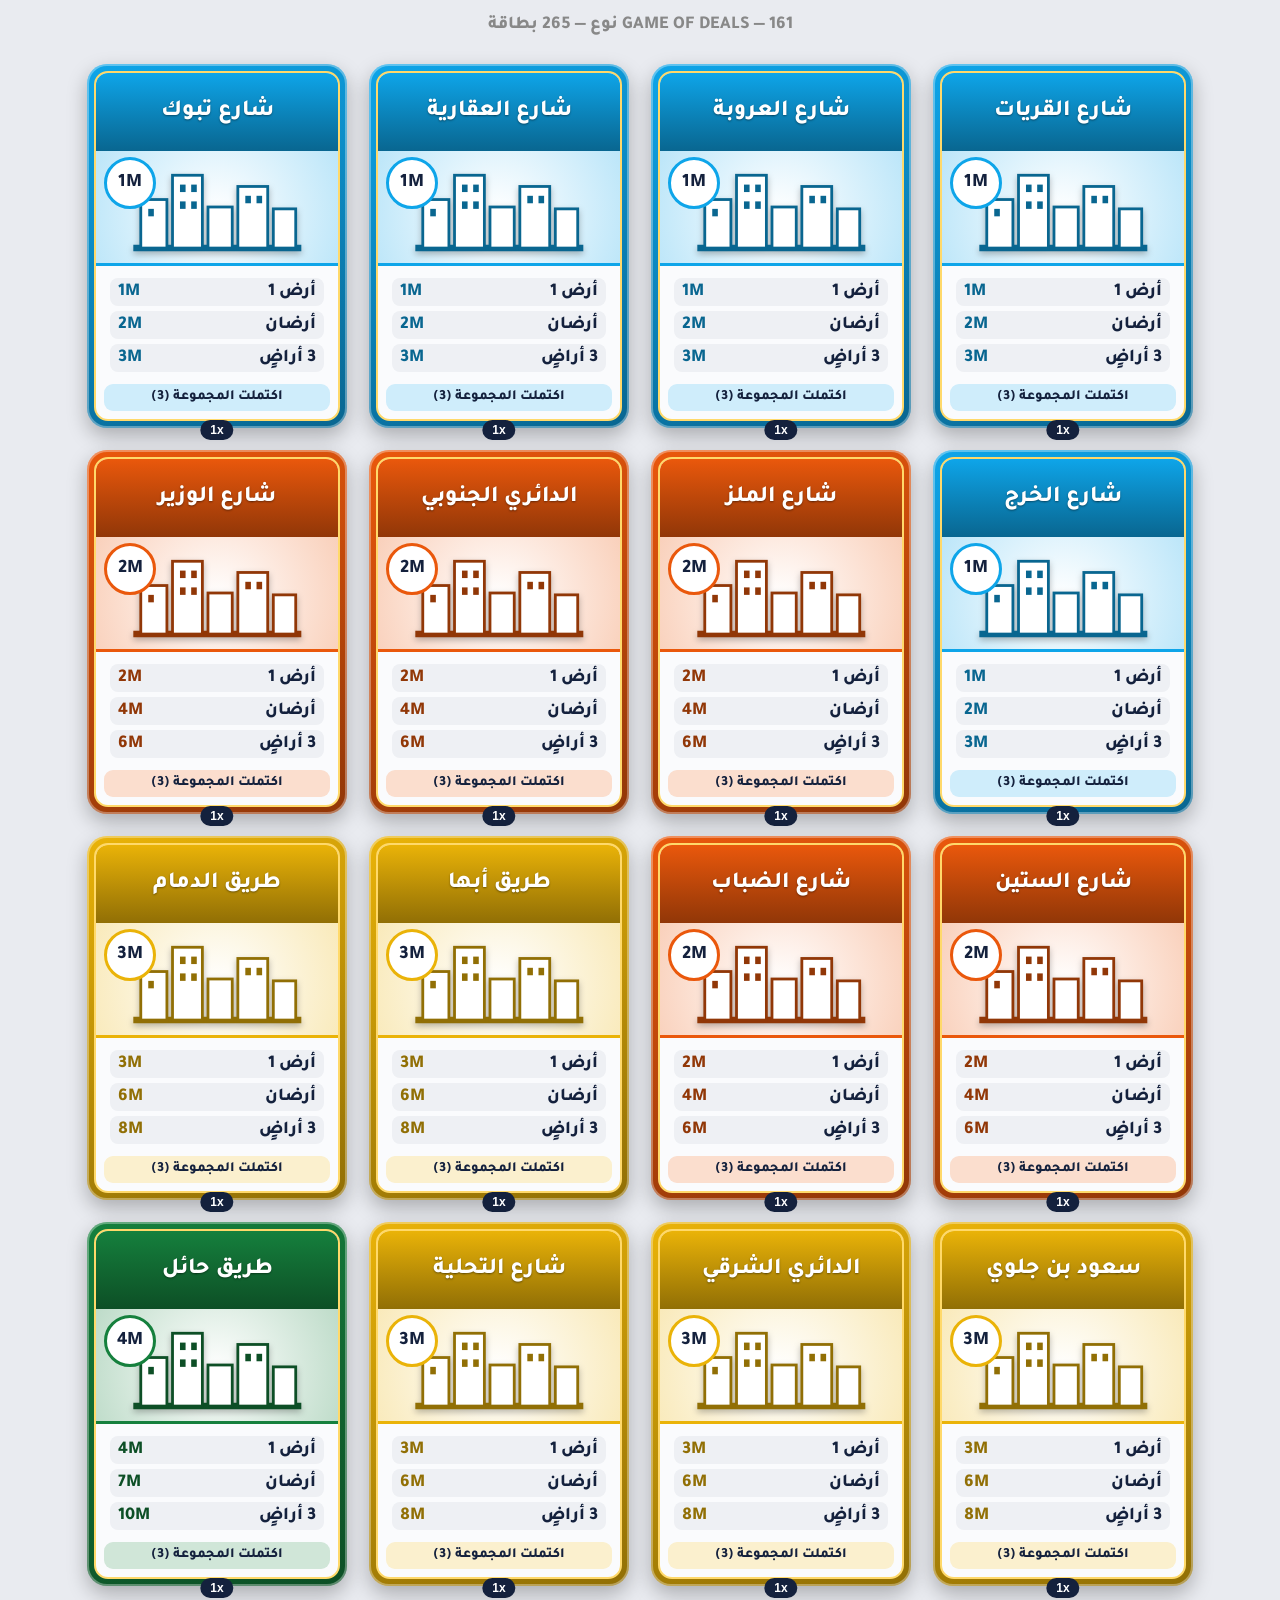
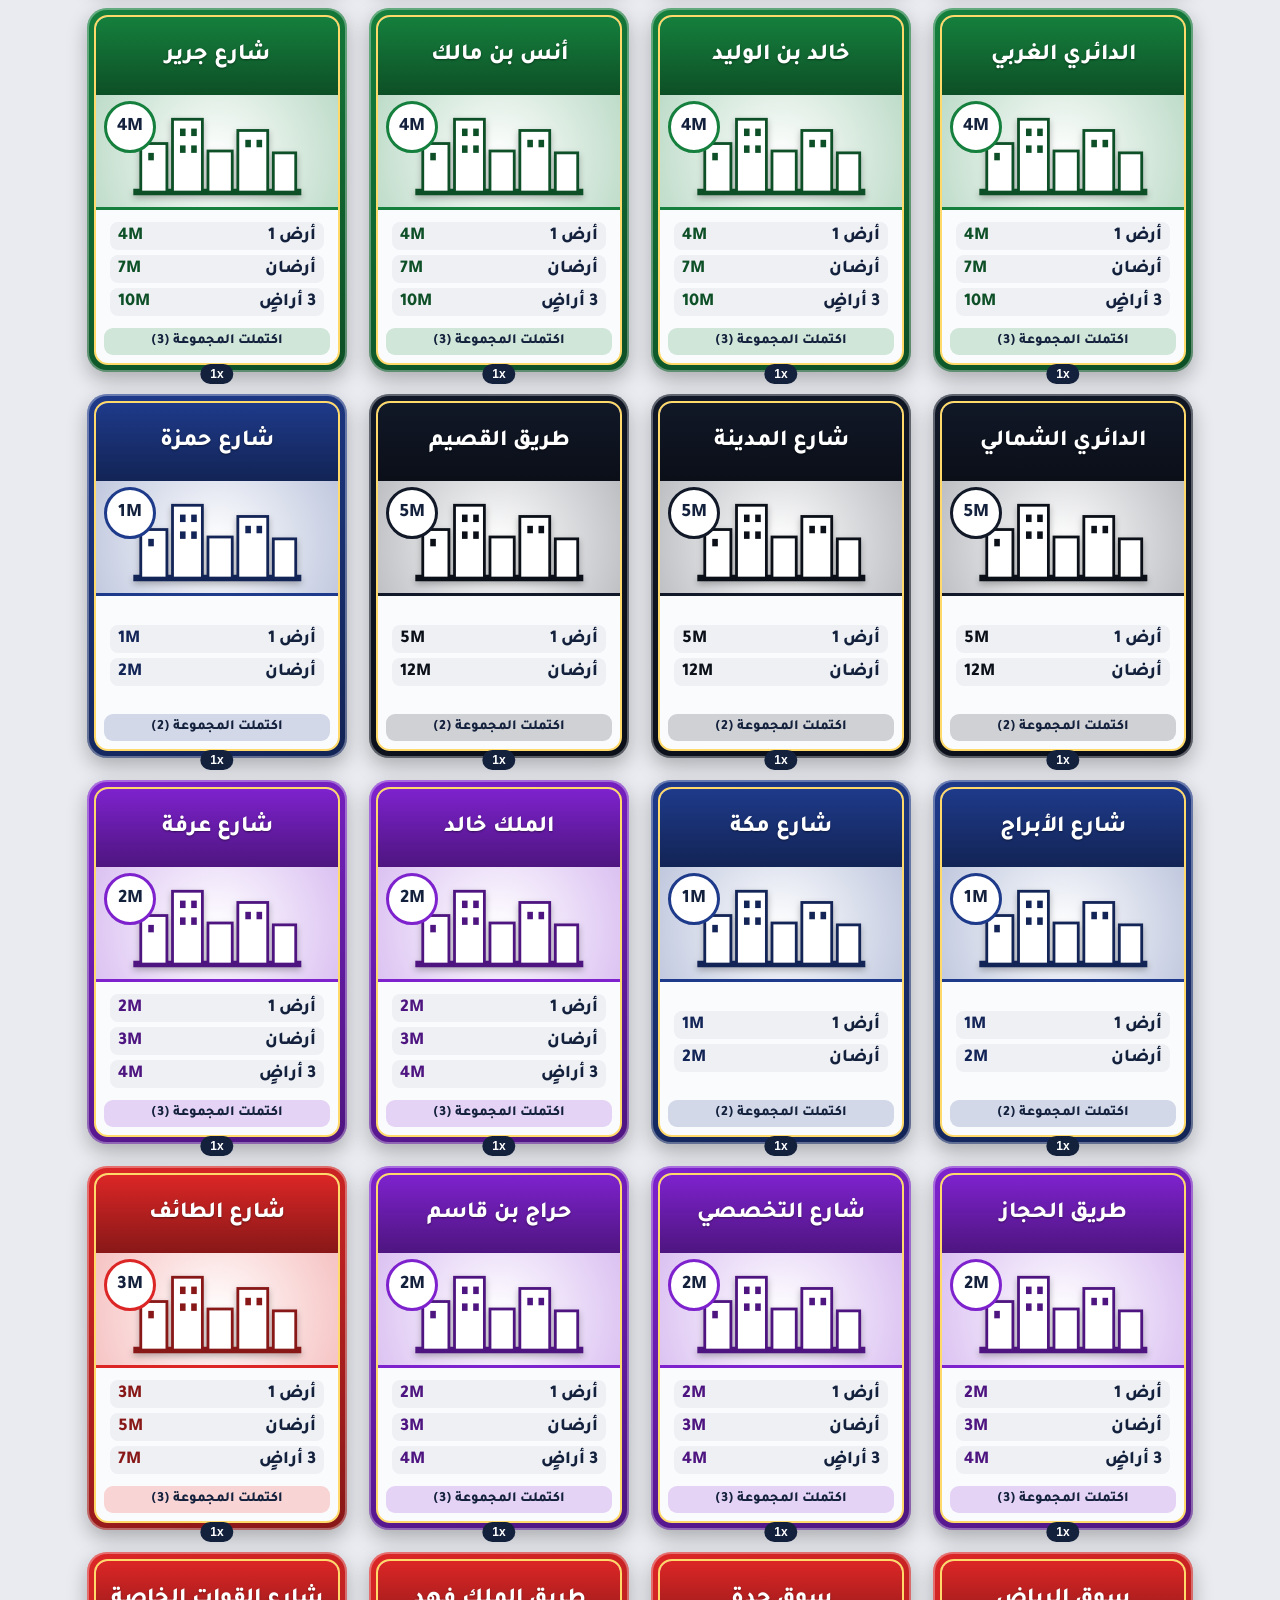
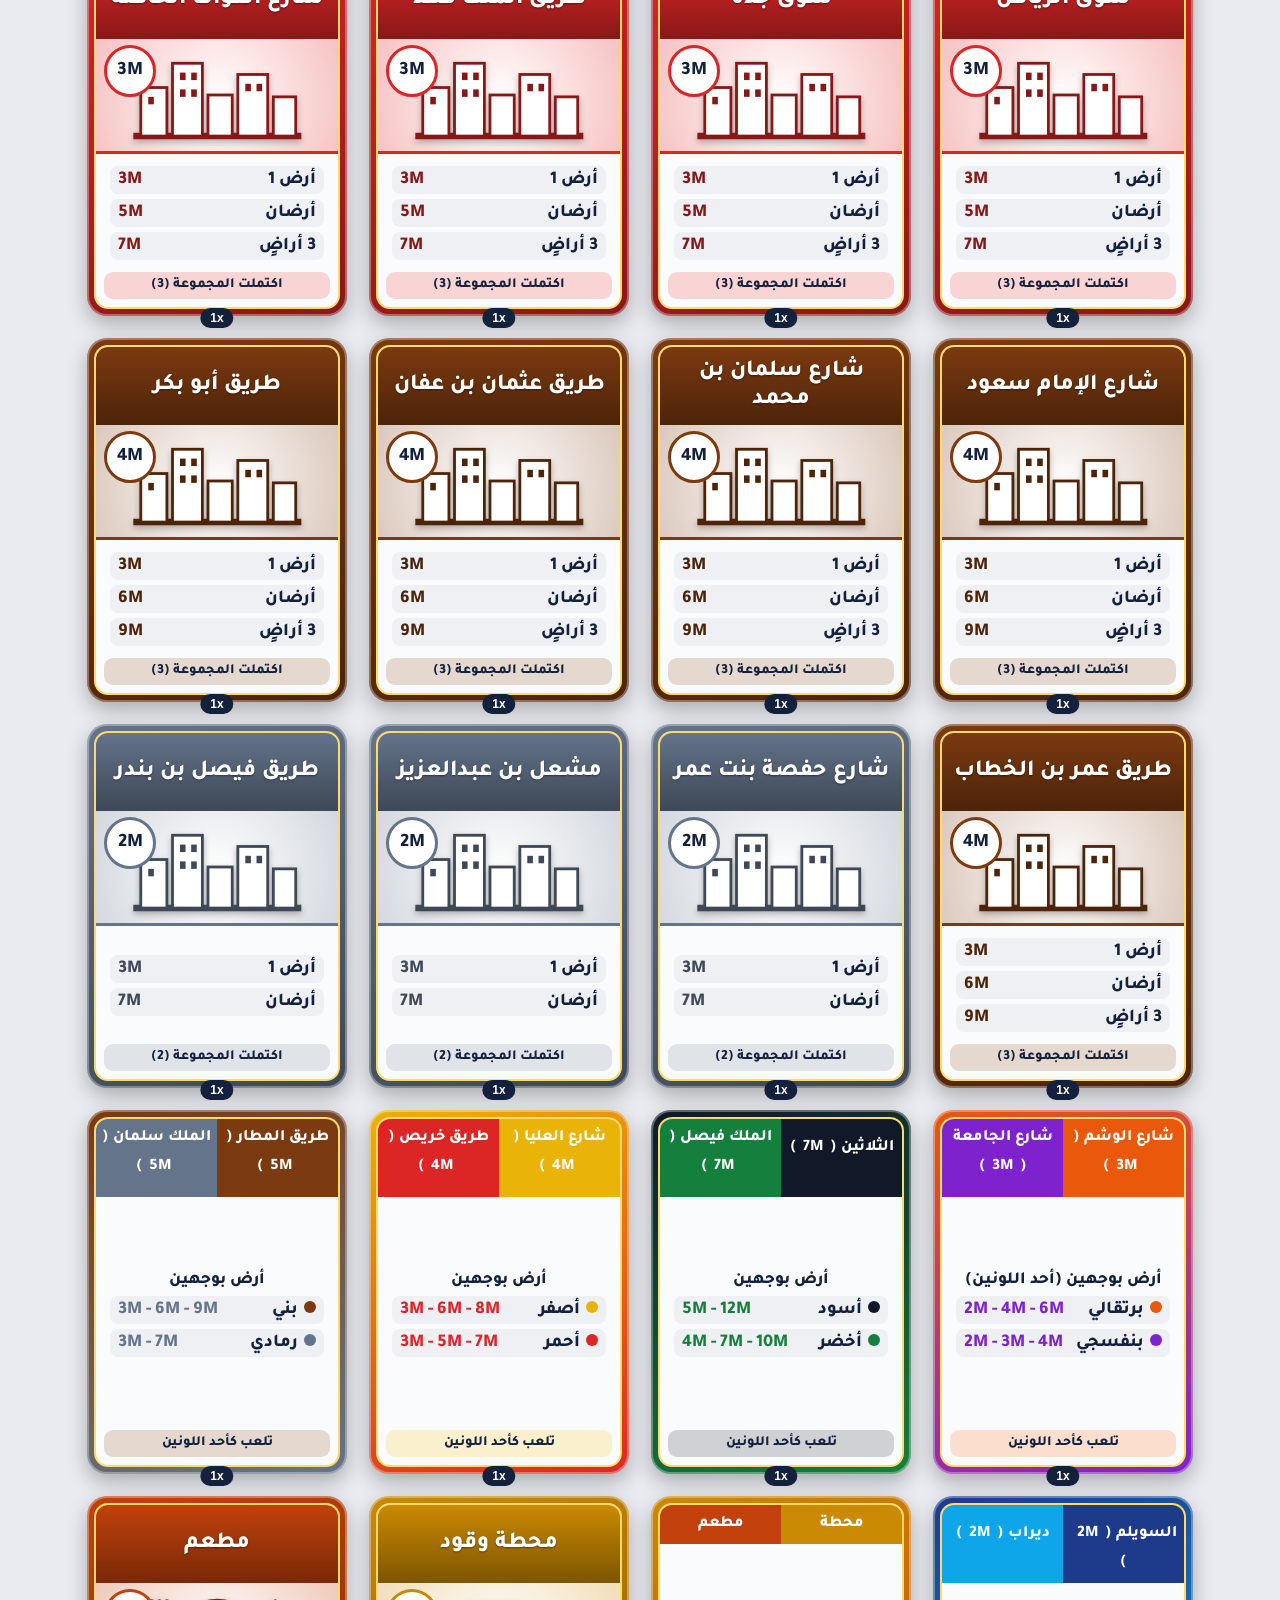
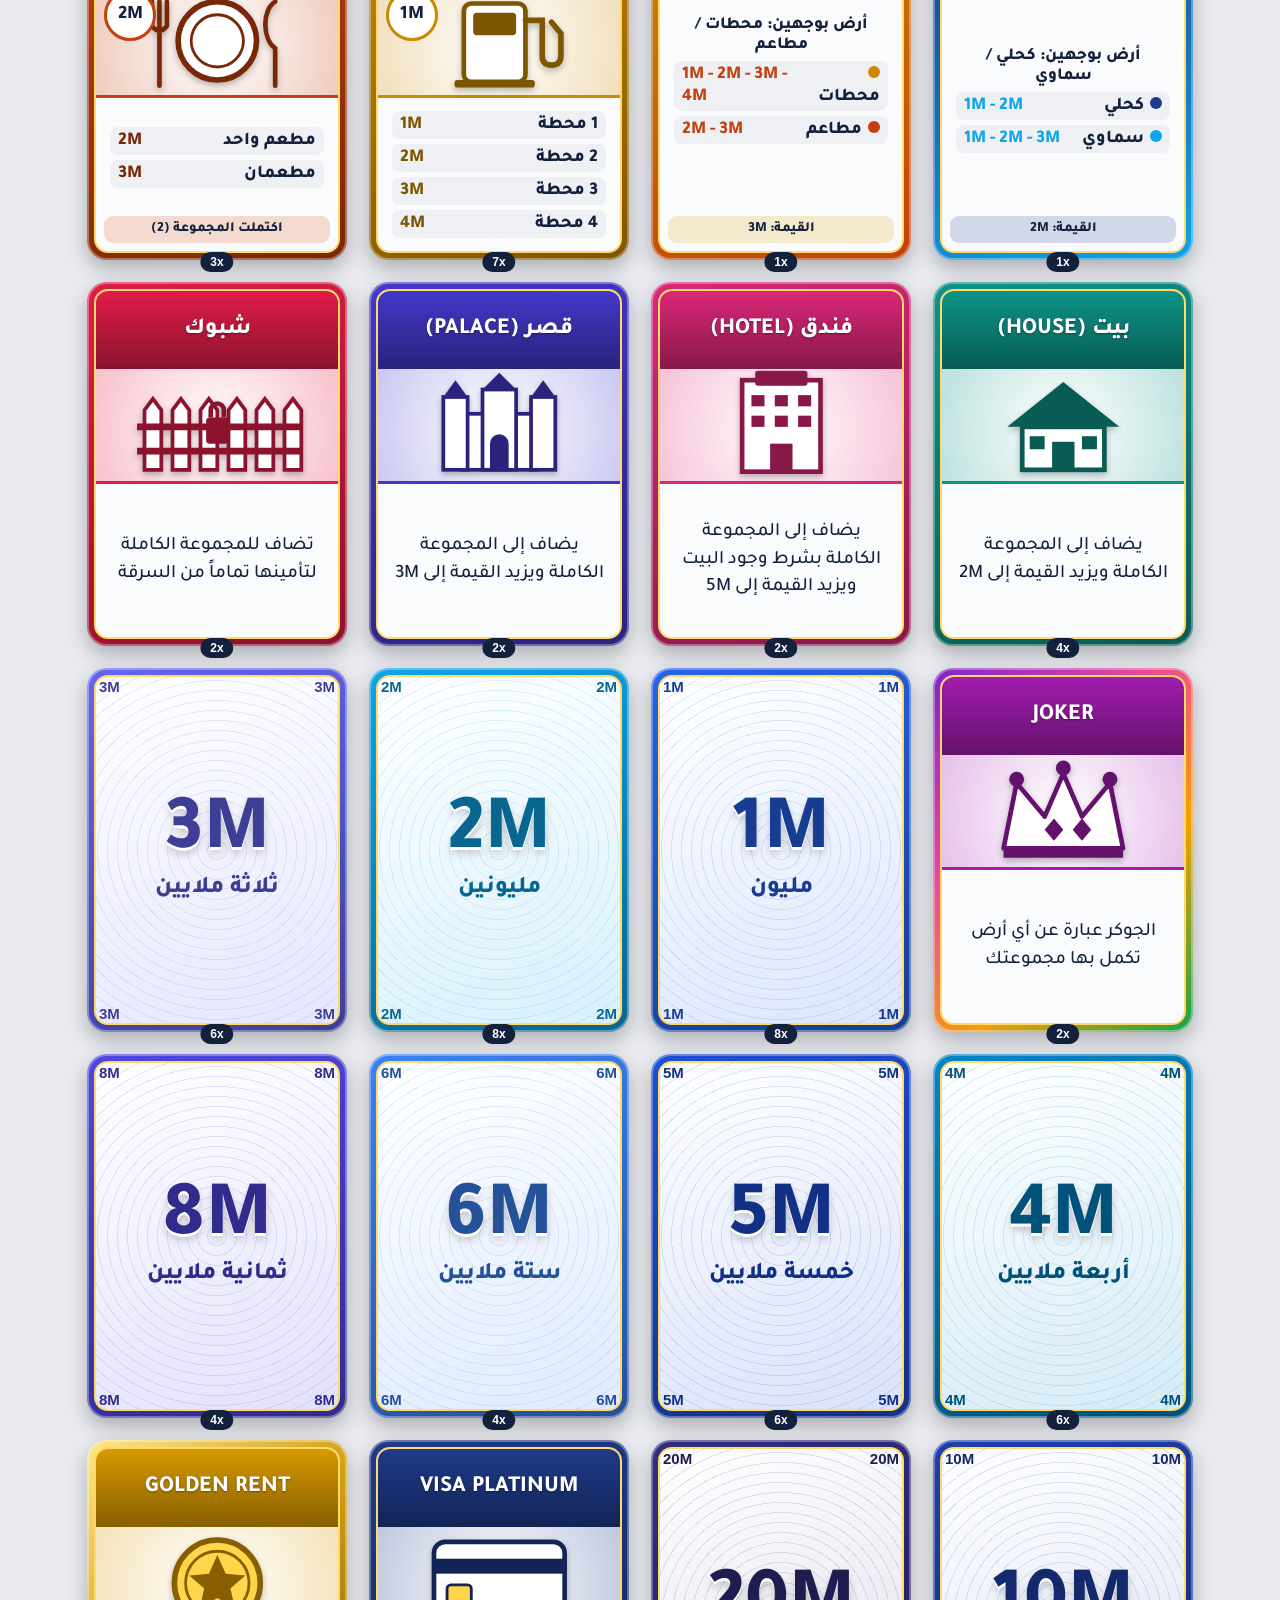
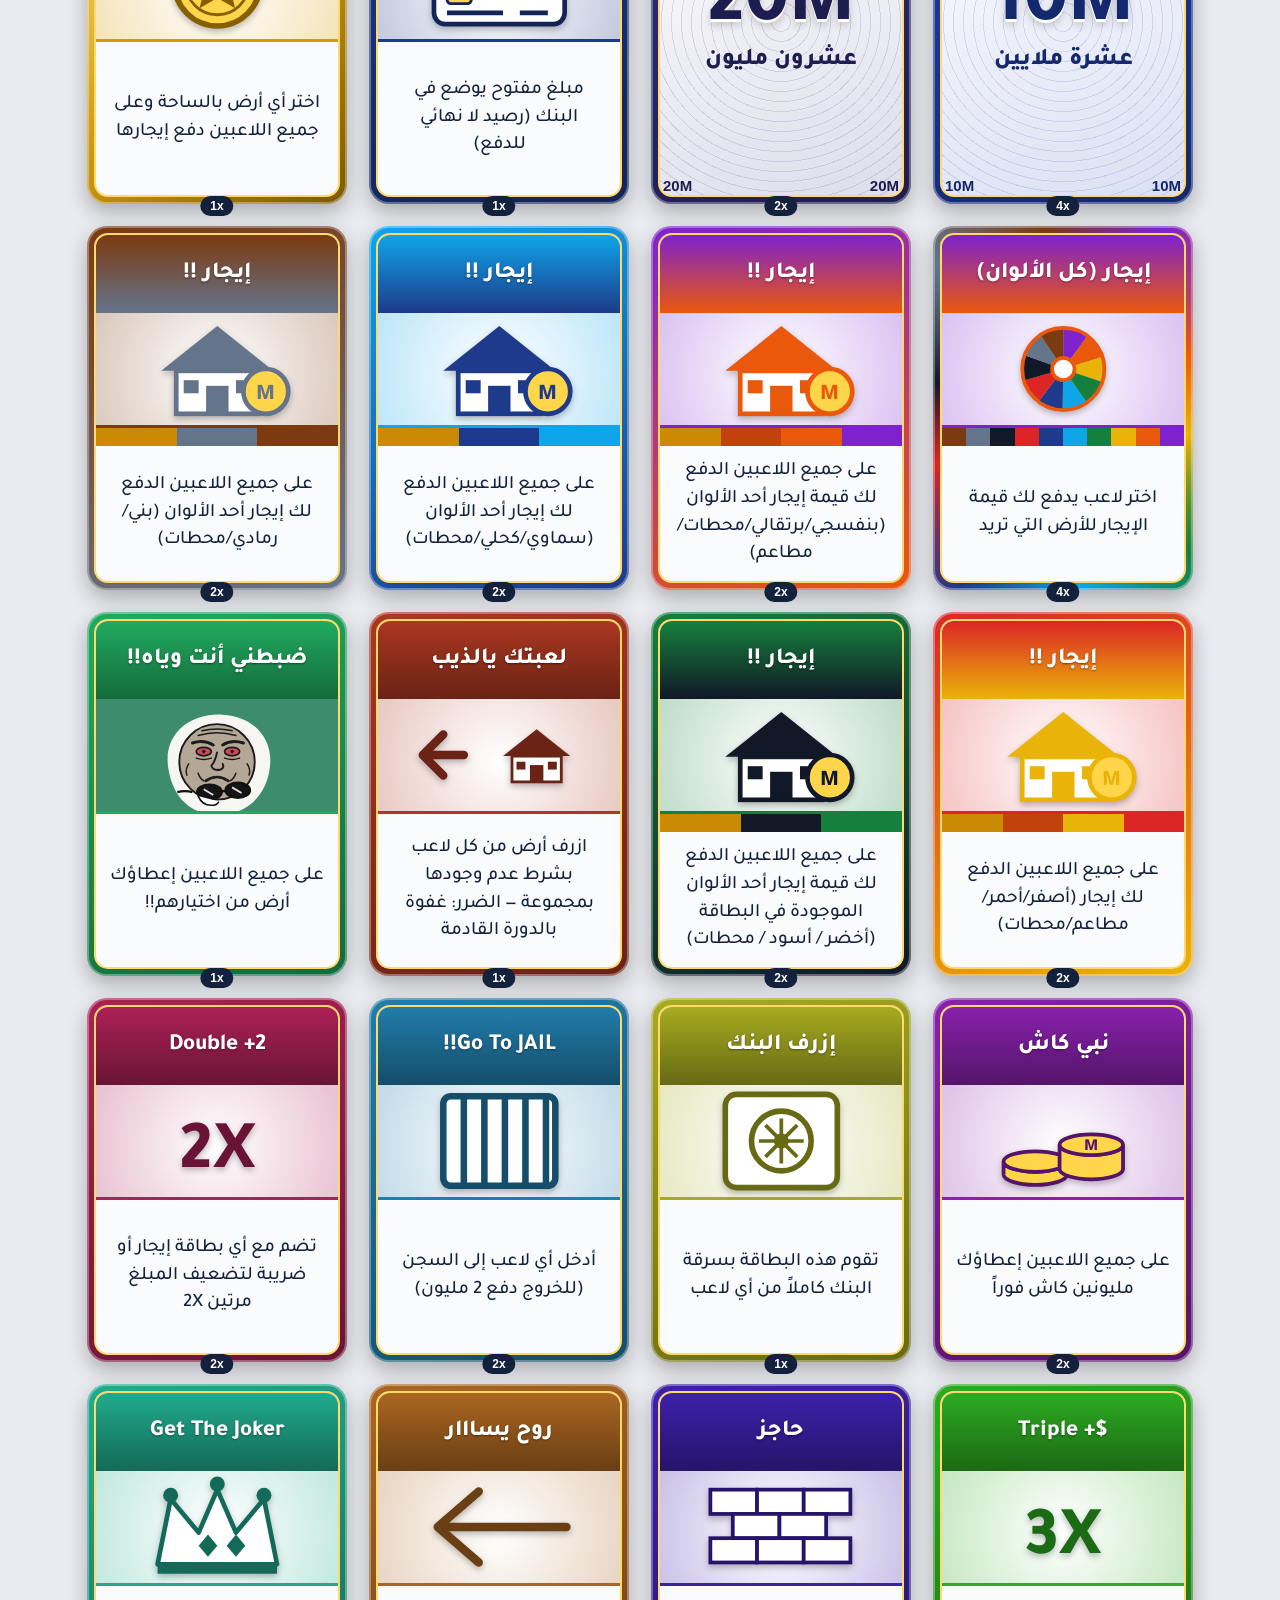
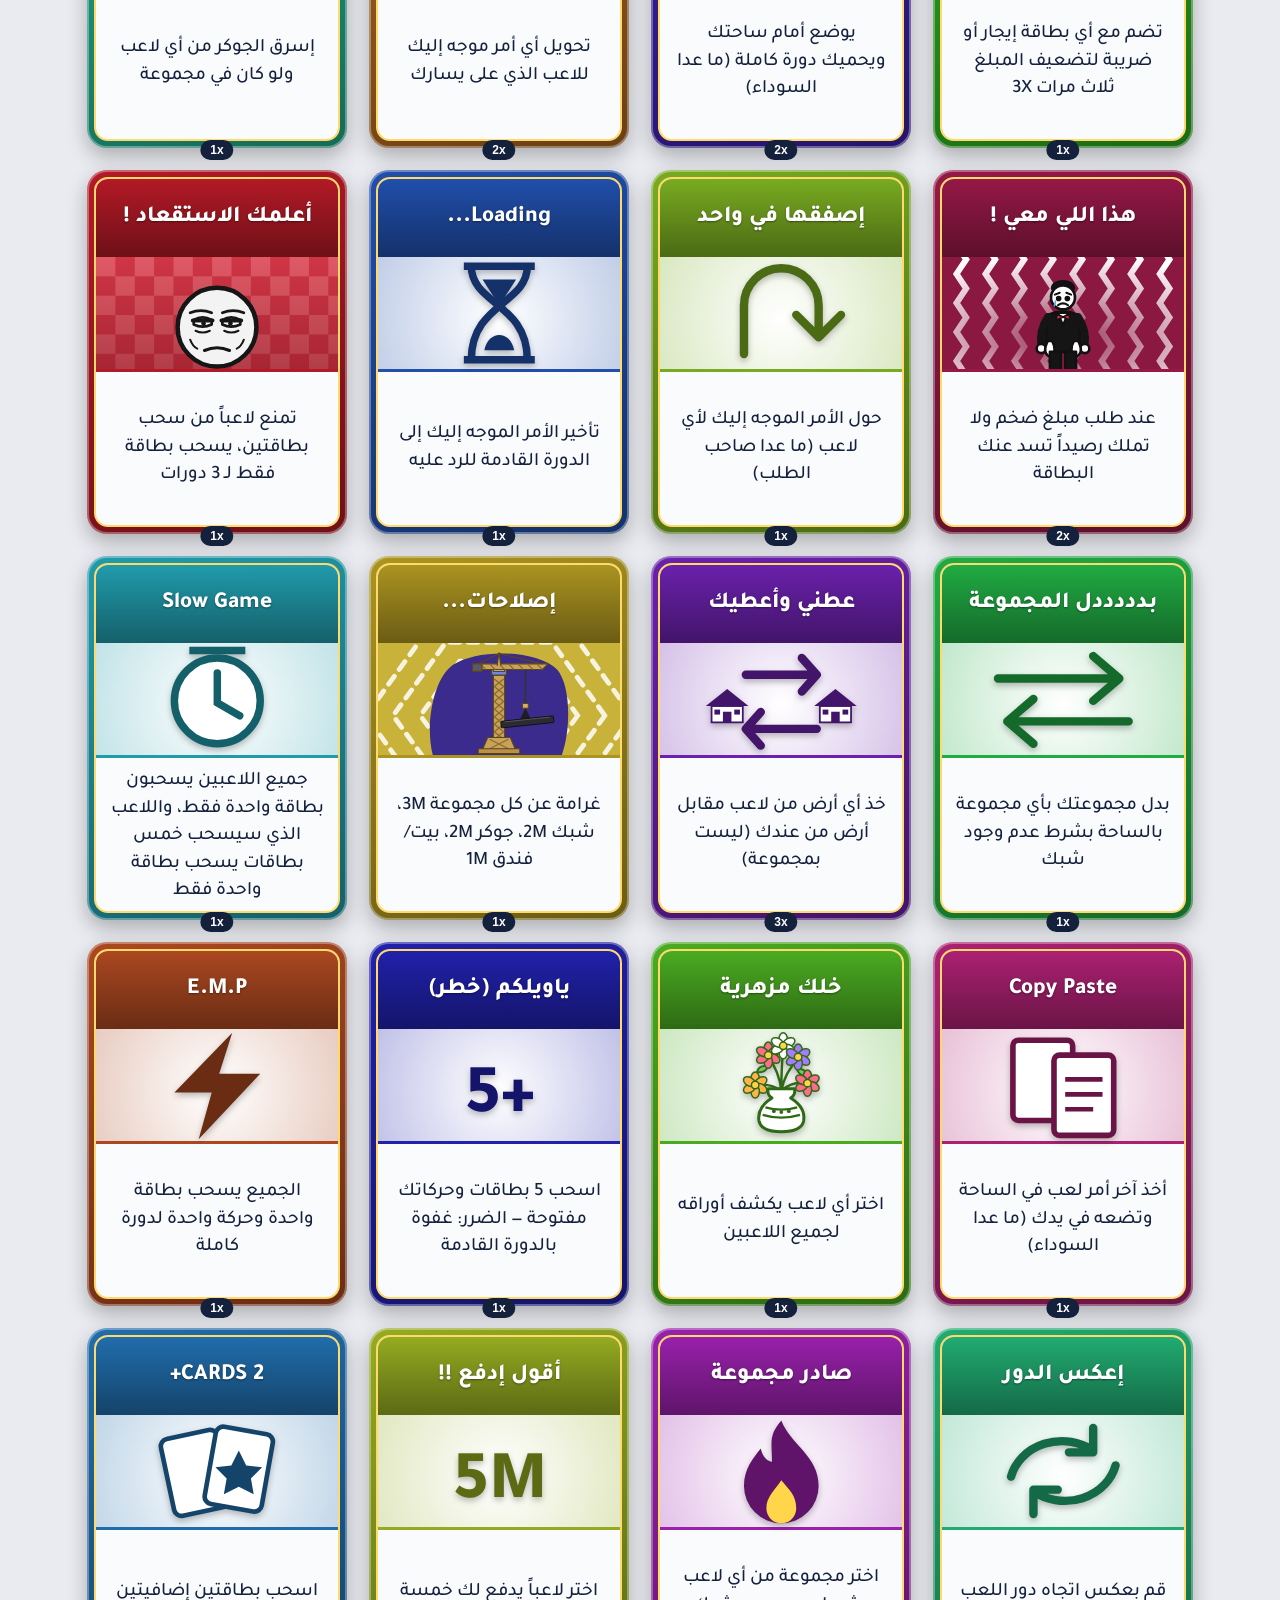
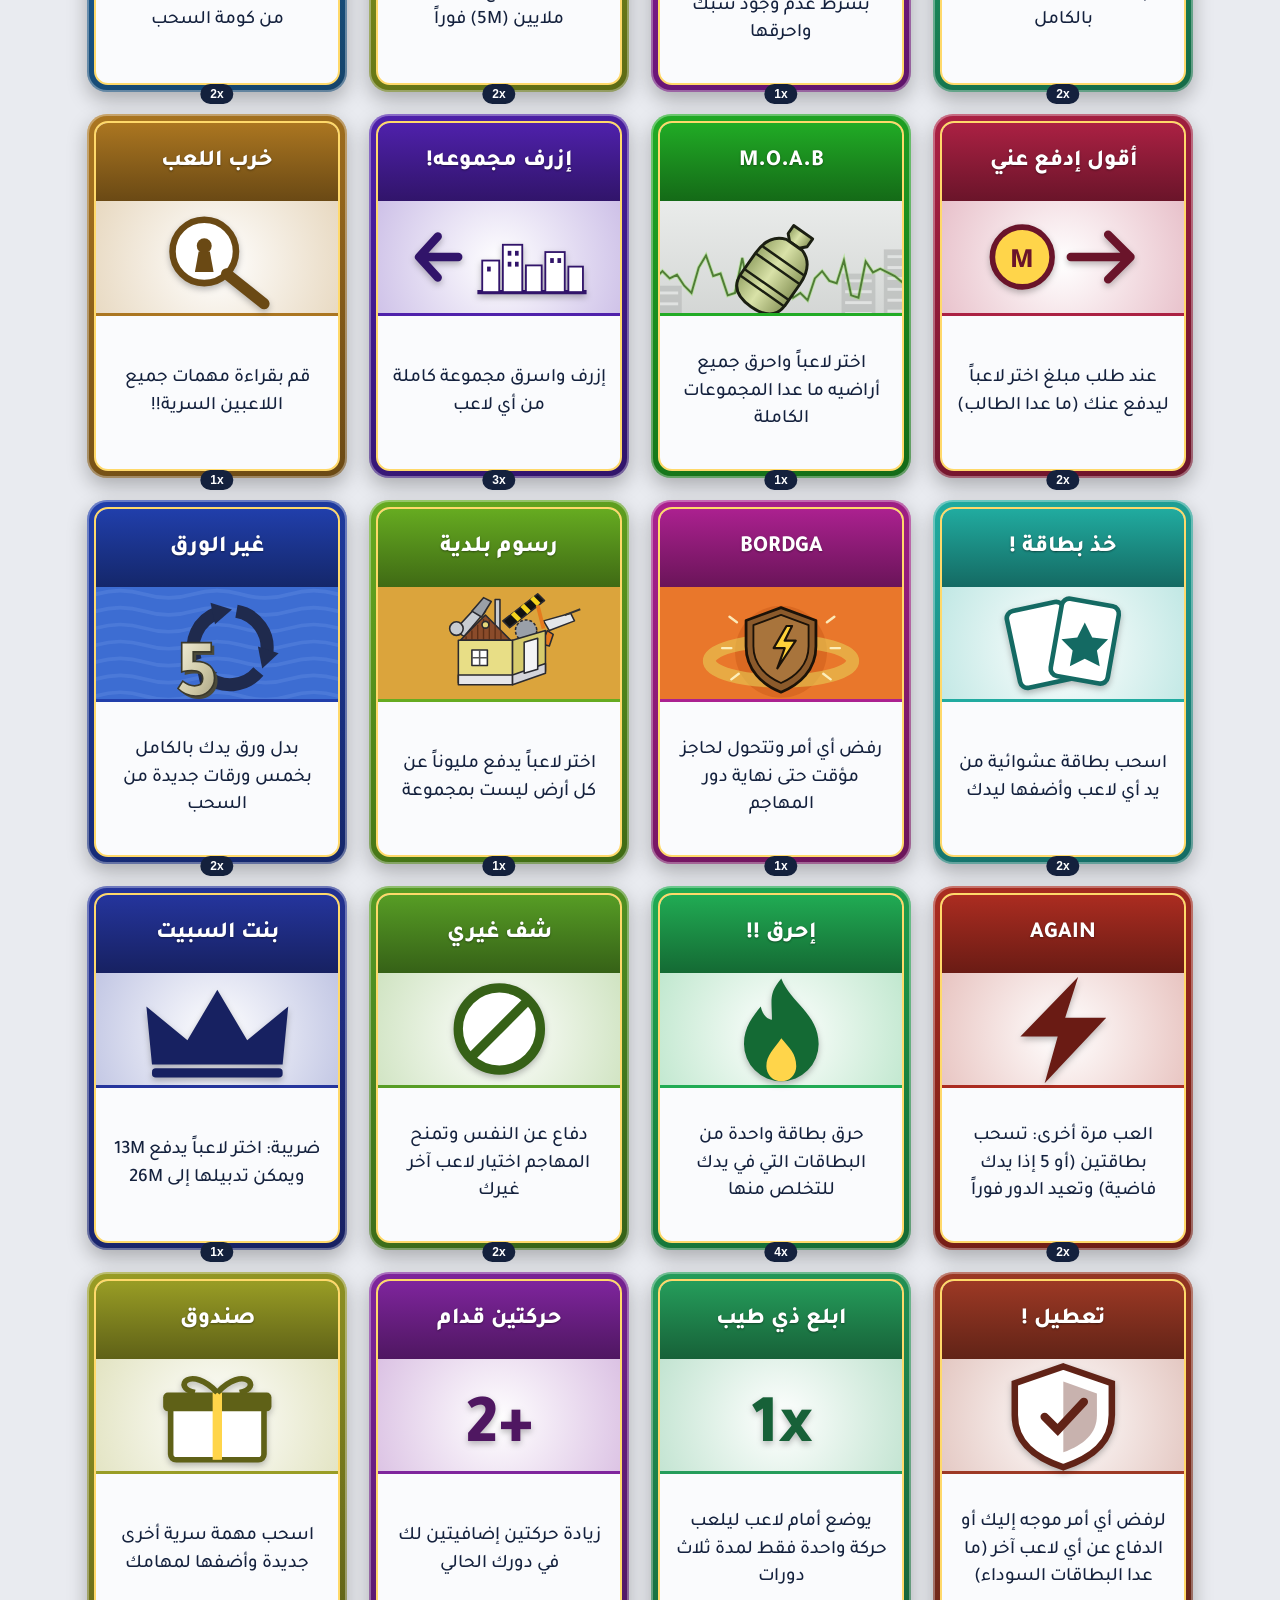
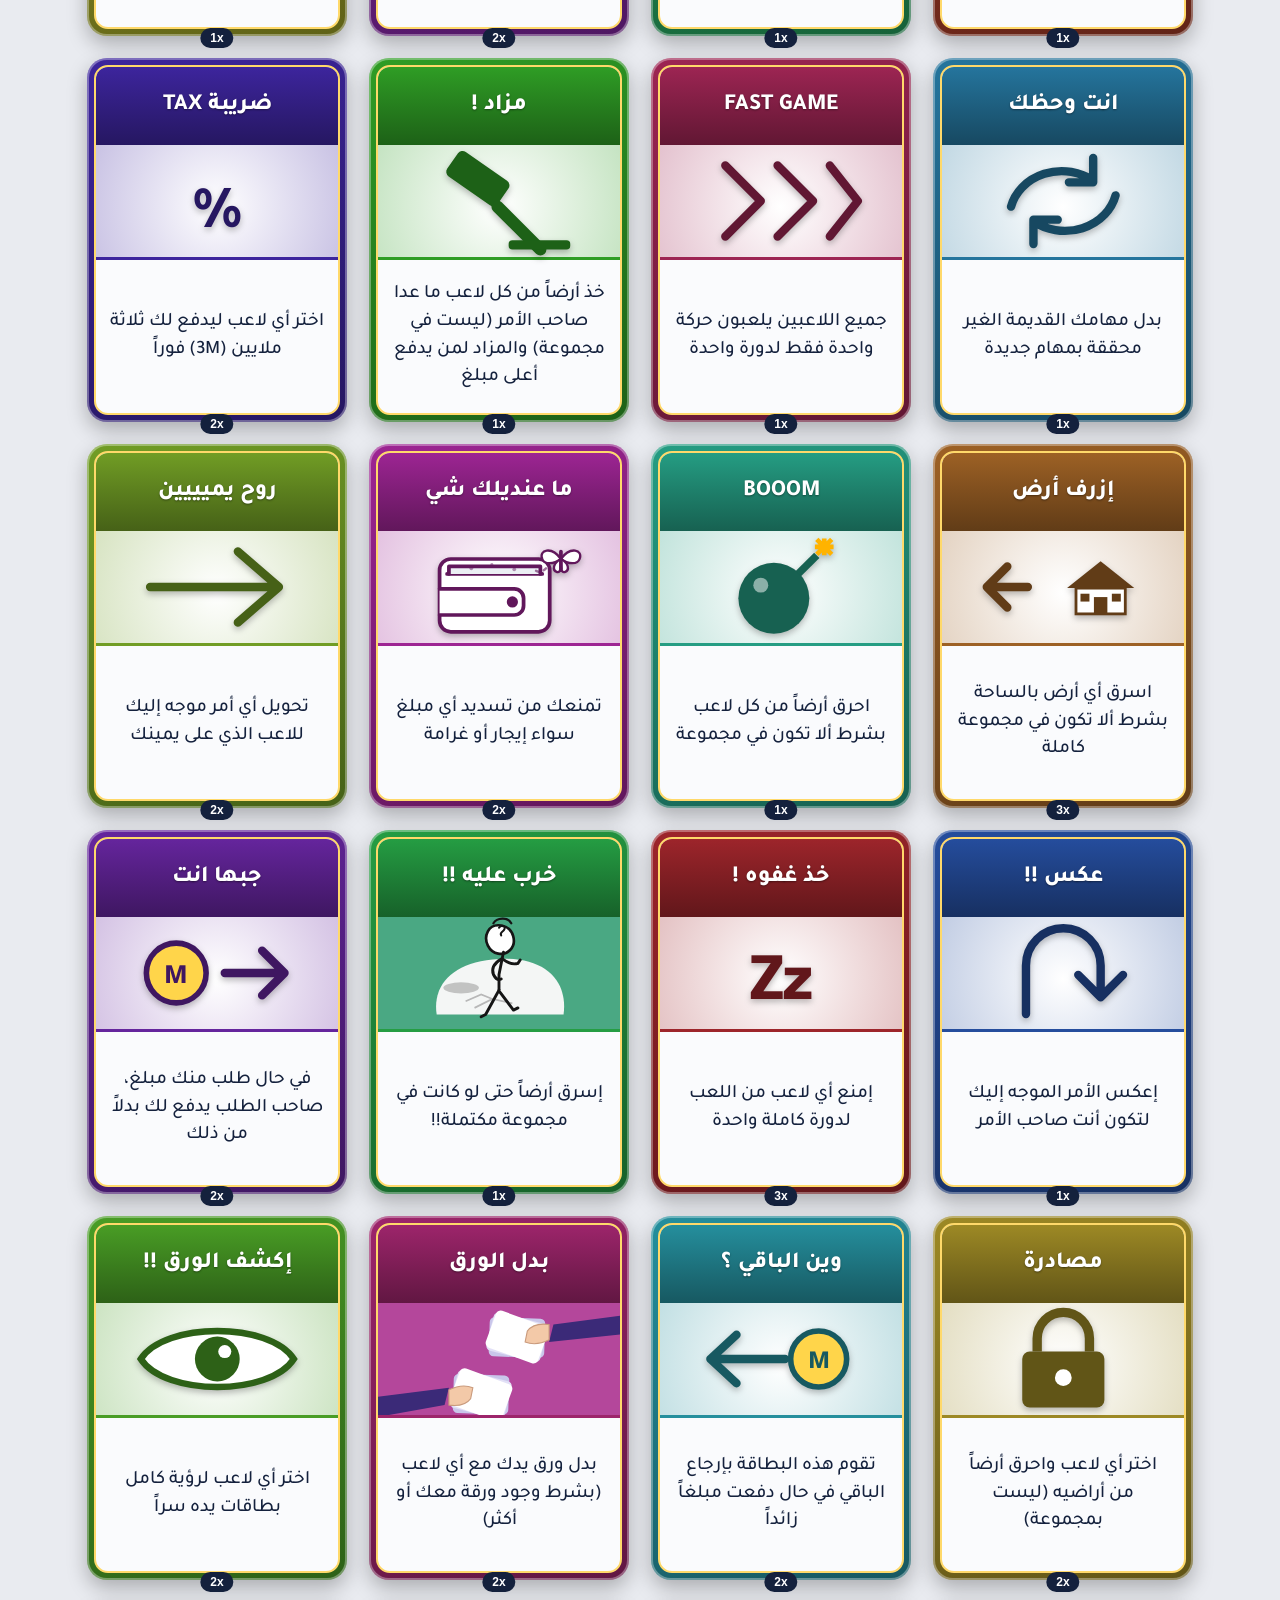
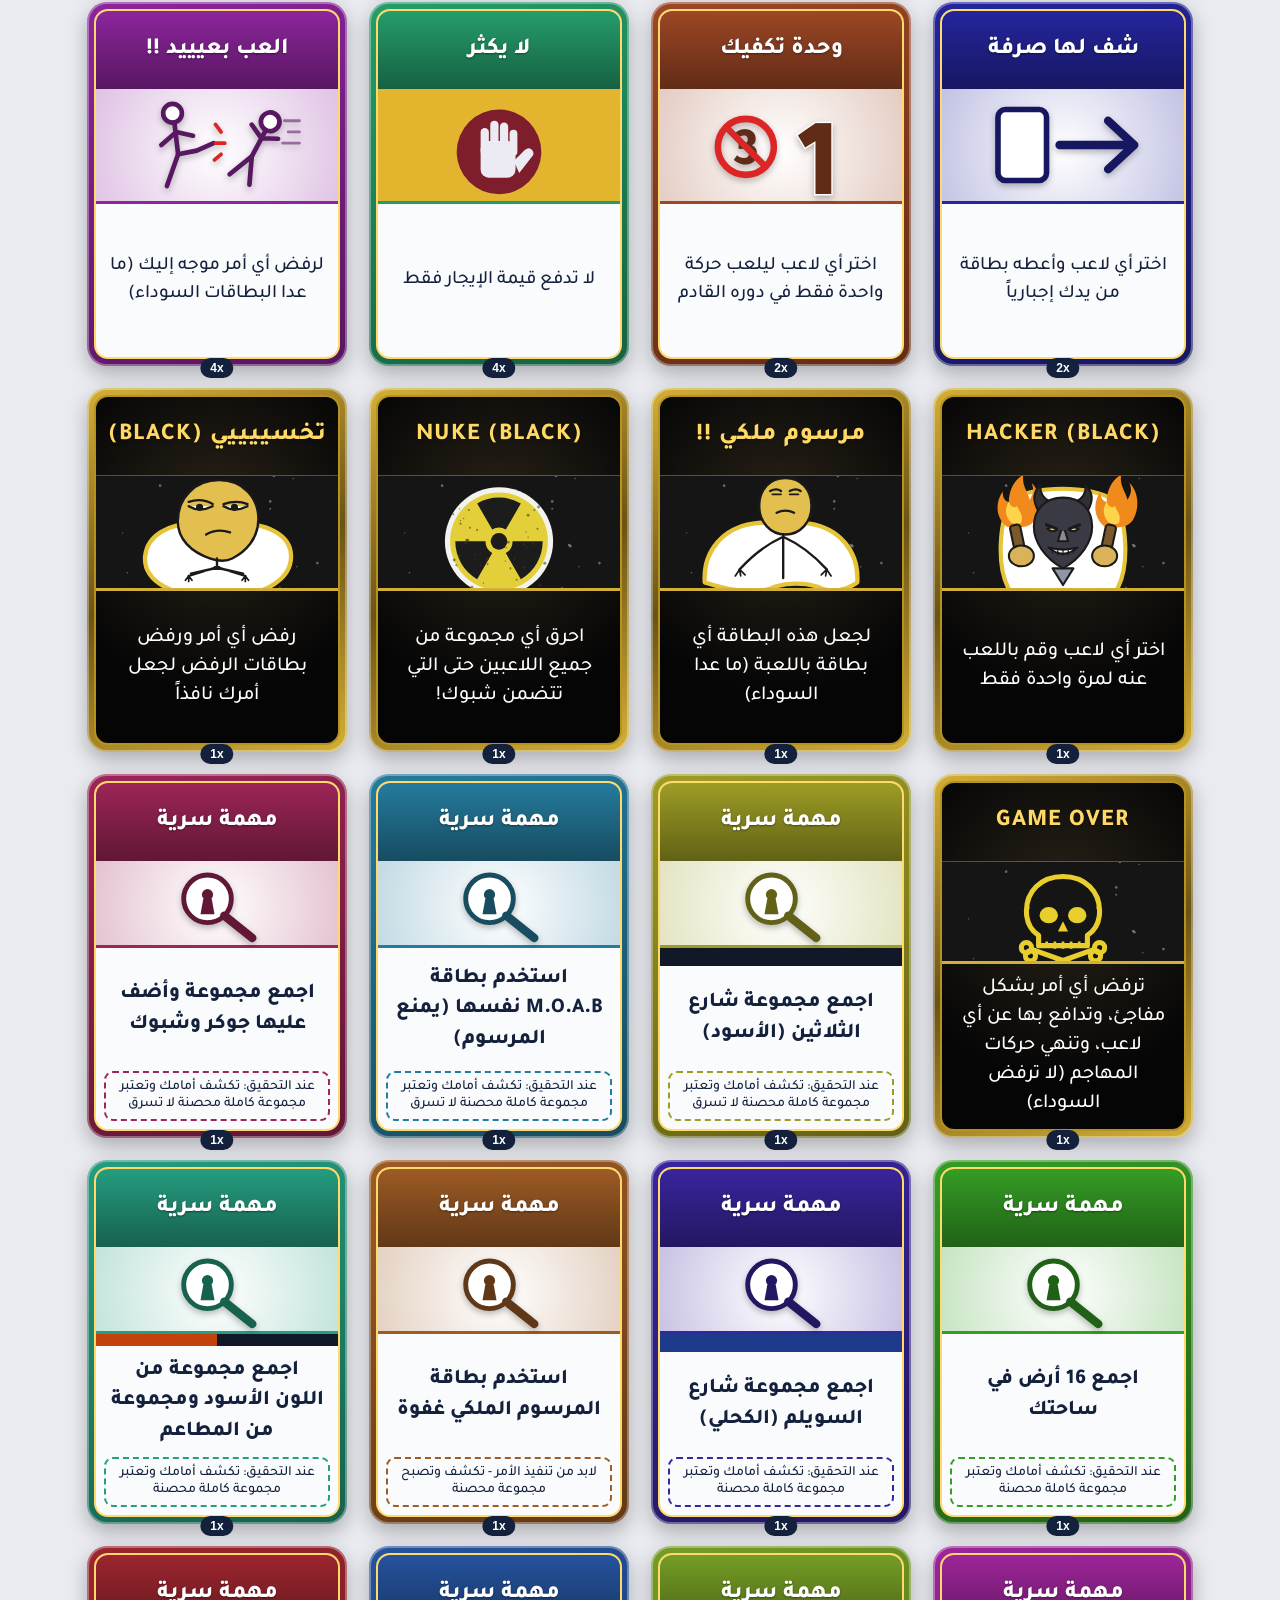
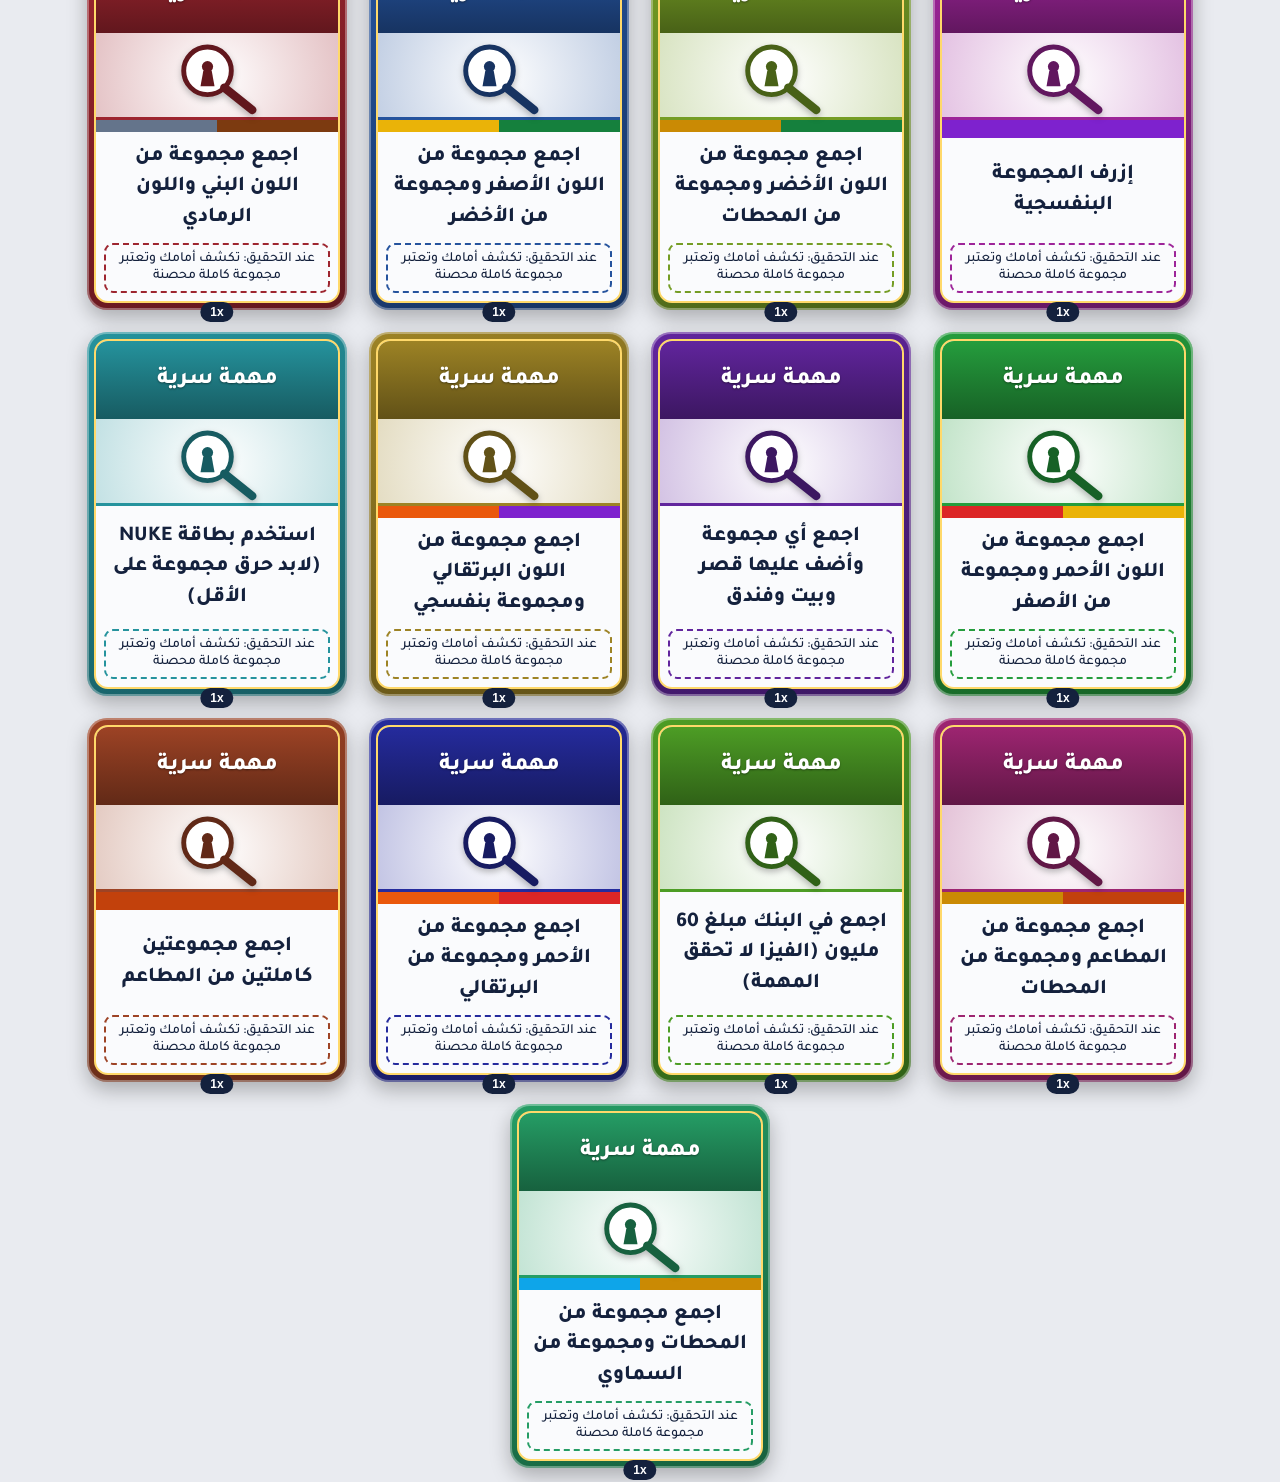
<file: card-kit/index.html>
<!DOCTYPE html><html lang="ar" dir="rtl"><head><meta charset="utf-8"><meta name="viewport" content="width=device-width,initial-scale=1">
<title>GAME OF DEALS - Card Kit Demo</title><link rel="stylesheet" href="cards.css">
<style>html,body{margin:0;background:var(--bg);font-family:Tajawal,"Segoe UI",Tahoma,sans-serif}
h1{font-size:18px;text-align:center;color:#888;margin:14px}
#g{display:flex;flex-wrap:wrap;gap:22px;justify-content:center;padding:14px}</style></head><body><h1>GAME OF DEALS — 161 نوع — 265 بطاقة</h1><div id="g"></div>
<script src="card-art.js"></script><script src="cards-data.js"></script><script src="card-renderer.js"></script>
<script>document.getElementById('g').innerHTML=GOD_CARDS.map(GOD.card).join('');</script></body></html>
</file>
<file: card-kit/cards.css>
/* تنسيق البطاقات (260x364). الخط: Tajawal */
@import url('fonts.css');

:root{--bg:#e9ebf0;--ink:#14213d;--pn:#fafbfd;box-sizing:border-box;padding-top:env(safe-area-inset-top,0px);padding-bottom:env(safe-area-inset-bottom,0px)}
@media (prefers-color-scheme:dark){:root:not([data-theme=light]){--bg:#10131c}}
.c{--a:#f5b700;--d:#8a6100;width:260px;height:364px;border-radius:20px;padding:7px;position:relative;box-sizing:border-box;background:linear-gradient(160deg,var(--a),var(--d));box-shadow:0 8px 20px #0004,inset 0 0 0 2px #ffffff55;color:var(--ink);display:flex;flex-direction:column}
.in{flex:1;border-radius:14px;background:var(--pn);display:flex;flex-direction:column;overflow:hidden;border:2px solid #ffd96a}
.hd{background:linear-gradient(180deg,var(--a),var(--d));color:var(--tx,#fff);padding:10px 12px;display:flex;align-items:center;justify-content:center;gap:8px;min-height:58px;text-shadow:0 1px 2px #0006}
.hd b{flex:1;font-size:23px;line-height:1.2;font-weight:800;text-align:center}
.k{width:46px;height:46px;border-radius:50%;background:#fff;color:var(--ink);border:3px solid var(--a);display:grid;place-items:center;font-weight:800;font-size:19px;text-shadow:none;position:absolute;top:6px;left:8px;z-index:2}
.m{direction:ltr;unicode-bidi:isolate;display:inline-block}
.art{position:relative;height:112px;background:radial-gradient(circle at 50% 55%,#fff 0,color-mix(in srgb,var(--a) 28%,#fff) 100%);display:grid;place-items:center;border-bottom:3px solid var(--a)}
.art svg{width:92%;height:100%;color:var(--d);filter:drop-shadow(0 3px 3px #0004)}
.bd{flex:1;padding:10px 14px;display:flex;flex-direction:column;justify-content:center;gap:5px}
.t{font-size:19px;line-height:1.45;font-weight:500;text-align:center}
.row{display:flex;justify-content:space-between;font-size:18px;font-weight:800;padding:3px 8px;border-radius:8px;background:#eef0f4}
.row .m{color:var(--d)}
.hh{text-align:center;font-weight:800;font-size:17px}
.ft{font-size:14px;text-align:center;padding:5px;background:color-mix(in srgb,var(--a) 20%,#fff);font-weight:800;margin:0 8px 8px;border-radius:9px}
.x{position:absolute;bottom:-12px;left:50%;transform:translateX(-50%);background:#14213d;color:#fff;font:800 12px sans-serif;padding:3px 10px;border-radius:99px}
.cash .in{background:repeating-radial-gradient(circle at 50% 50%,#0000 0 9px,color-mix(in srgb,var(--a) 14%,#0000) 9px 10px),linear-gradient(160deg,#fff,color-mix(in srgb,var(--a) 16%,#fff))}
.big{flex:1;display:grid;place-content:center;text-align:center}
.big b{font-size:78px;line-height:1;color:var(--d);font-weight:800;text-shadow:0 3px 0 #fff,0 6px 8px #0003}
.big span{font-size:24px;font-weight:800;color:var(--d)}
.cor{position:absolute;font:800 15px sans-serif;color:var(--d)}
.blk{background:linear-gradient(160deg,#d4af37,#6b5314 50%,#d4af37);--a:#d4af37;--d:#d4af37}
.blk .in{background:radial-gradient(circle at 50% 35%,#2a2418,#050506 70%);border-color:#b8921f;color:#f6e7b4}
.blk .hd{background:none;justify-content:center;text-align:center;border-bottom:1px solid #d4af3766}
.blk .hd b{color:#ffd966;flex:none;letter-spacing:1px;font-size:24px}
.blk .art{background:radial-gradient(circle,#ff6a0044,#0000 65%);border-color:#d4af37}
.blk .art svg{color:#ffd966;filter:drop-shadow(0 0 10px #ff8c00)}
.blk .t{color:#fff;font-size:20px}
.dh{display:flex}
.chips{display:flex;height:18px}.chips i{flex:1}
.msn .art{height:84px}
.dh span{flex:1;padding:10px 6px;text-align:center;font-weight:800;font-size:16px;color:#fff}
.dot{display:inline-block;width:12px;height:12px;border-radius:50%;margin-inline-end:6px}
.msn .hd{justify-content:center}
.msn .t{font-size:21px;font-weight:800}
.cond{font-size:14px;margin:0 8px 8px;padding:6px;border:2px dashed var(--a);border-radius:9px;text-align:center;font-weight:500}
</file>
